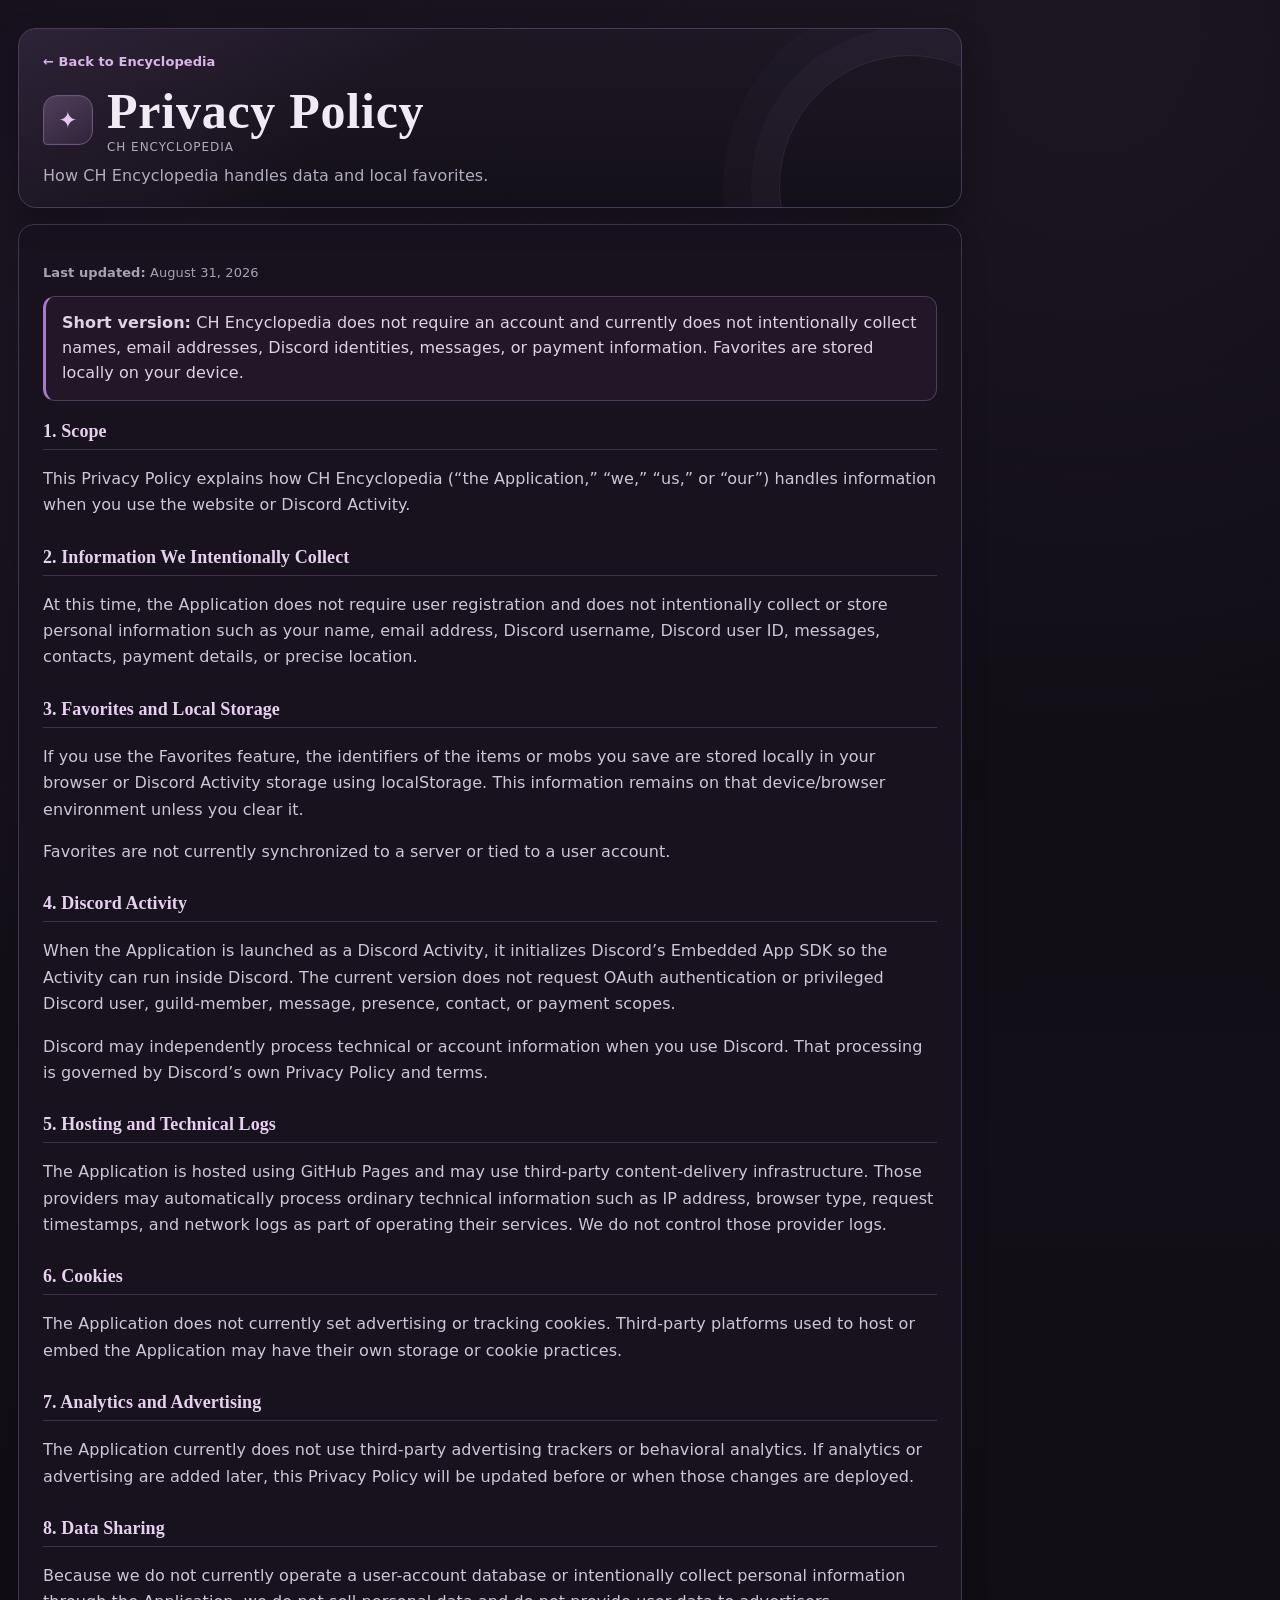
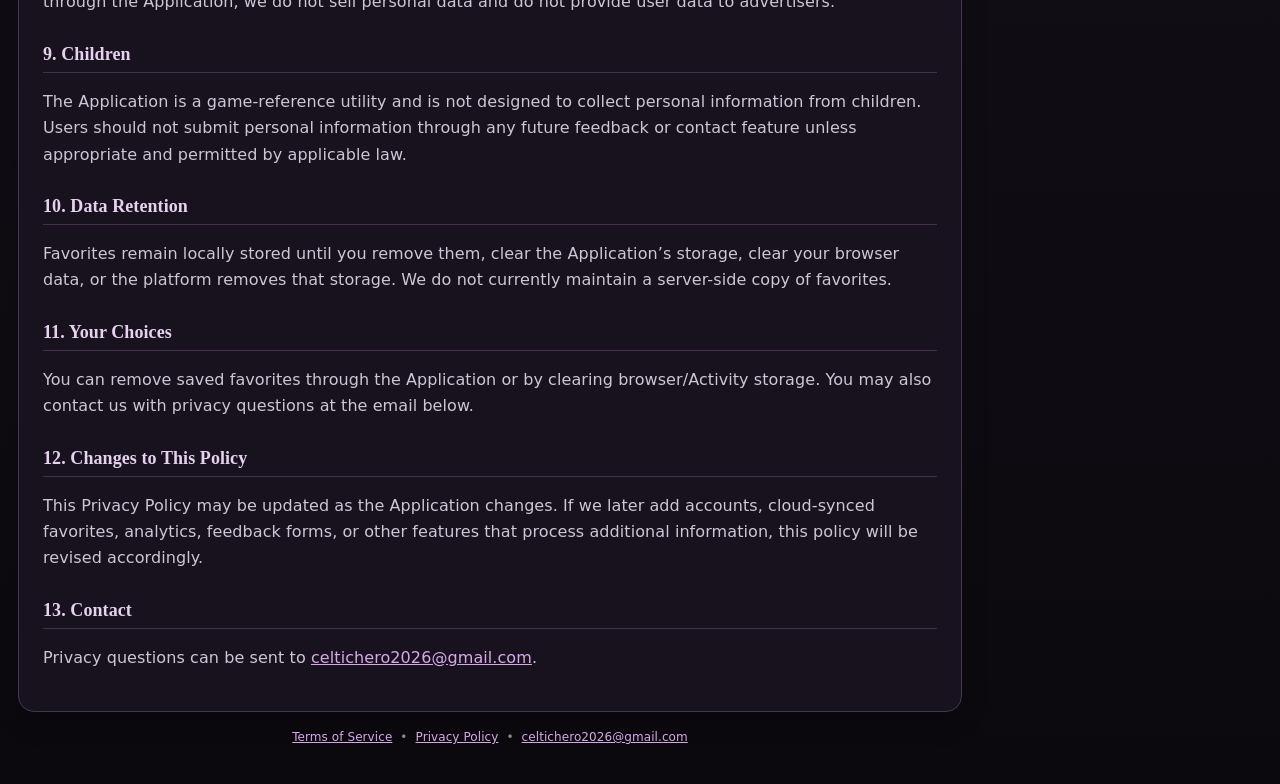
<file: privacy.html>
<!doctype html>
<html lang="en">
<head>
  <meta charset="utf-8">
  <meta name="viewport" content="width=device-width,initial-scale=1">
  <title>Privacy Policy — CH Encyclopedia</title>
  <meta name="description" content="How CH Encyclopedia handles data and local favorites.">
  <link rel="stylesheet" href="style.css?v=1.7.2">
</head>
<body class="legal-body">
  <main class="legal-shell">
    <header class="legal-header">
      <a class="legal-back" href="./">← Back to Encyclopedia</a>
      <div class="brand-lockup legal-brand">
        <div class="brand-mark" aria-hidden="true">✦</div>
        <div>
          <h1>Privacy Policy</h1>
          <div class="legal-app-name">CH Encyclopedia</div>
        </div>
      </div>
      <p>How CH Encyclopedia handles data and local favorites.</p>
    </header>

    <article class="legal-card">
      
<p class="legal-updated"><strong>Last updated:</strong> August 31, 2026</p>

<div class="legal-notice">
  <strong>Short version:</strong>
  CH Encyclopedia does not require an account and currently does not intentionally collect names,
  email addresses, Discord identities, messages, or payment information. Favorites are stored locally on your device.
</div>

<h2>1. Scope</h2>
<p>This Privacy Policy explains how CH Encyclopedia (“the Application,” “we,” “us,” or “our”) handles information when you use the website or Discord Activity.</p>

<h2>2. Information We Intentionally Collect</h2>
<p>At this time, the Application does not require user registration and does not intentionally collect or store personal information such as your name, email address, Discord username, Discord user ID, messages, contacts, payment details, or precise location.</p>

<h2>3. Favorites and Local Storage</h2>
<p>If you use the Favorites feature, the identifiers of the items or mobs you save are stored locally in your browser or Discord Activity storage using localStorage. This information remains on that device/browser environment unless you clear it.</p>
<p>Favorites are not currently synchronized to a server or tied to a user account.</p>

<h2>4. Discord Activity</h2>
<p>When the Application is launched as a Discord Activity, it initializes Discord’s Embedded App SDK so the Activity can run inside Discord. The current version does not request OAuth authentication or privileged Discord user, guild-member, message, presence, contact, or payment scopes.</p>
<p>Discord may independently process technical or account information when you use Discord. That processing is governed by Discord’s own Privacy Policy and terms.</p>

<h2>5. Hosting and Technical Logs</h2>
<p>The Application is hosted using GitHub Pages and may use third-party content-delivery infrastructure. Those providers may automatically process ordinary technical information such as IP address, browser type, request timestamps, and network logs as part of operating their services. We do not control those provider logs.</p>

<h2>6. Cookies</h2>
<p>The Application does not currently set advertising or tracking cookies. Third-party platforms used to host or embed the Application may have their own storage or cookie practices.</p>

<h2>7. Analytics and Advertising</h2>
<p>The Application currently does not use third-party advertising trackers or behavioral analytics. If analytics or advertising are added later, this Privacy Policy will be updated before or when those changes are deployed.</p>

<h2>8. Data Sharing</h2>
<p>Because we do not currently operate a user-account database or intentionally collect personal information through the Application, we do not sell personal data and do not provide user data to advertisers.</p>

<h2>9. Children</h2>
<p>The Application is a game-reference utility and is not designed to collect personal information from children. Users should not submit personal information through any future feedback or contact feature unless appropriate and permitted by applicable law.</p>

<h2>10. Data Retention</h2>
<p>Favorites remain locally stored until you remove them, clear the Application’s storage, clear your browser data, or the platform removes that storage. We do not currently maintain a server-side copy of favorites.</p>

<h2>11. Your Choices</h2>
<p>You can remove saved favorites through the Application or by clearing browser/Activity storage. You may also contact us with privacy questions at the email below.</p>

<h2>12. Changes to This Policy</h2>
<p>This Privacy Policy may be updated as the Application changes. If we later add accounts, cloud-synced favorites, analytics, feedback forms, or other features that process additional information, this policy will be revised accordingly.</p>

<h2>13. Contact</h2>
<p>Privacy questions can be sent to <a href="mailto:celtichero2026@gmail.com">celtichero2026@gmail.com</a>.</p>

    </article>

    <footer class="legal-footer">
      <a href="terms.html">Terms of Service</a>
      <span>•</span>
      <a href="privacy.html">Privacy Policy</a>
      <span>•</span>
      <a href="mailto:celtichero2026@gmail.com">celtichero2026@gmail.com</a>
    </footer>
  </main>
</body>
</html>
</file>
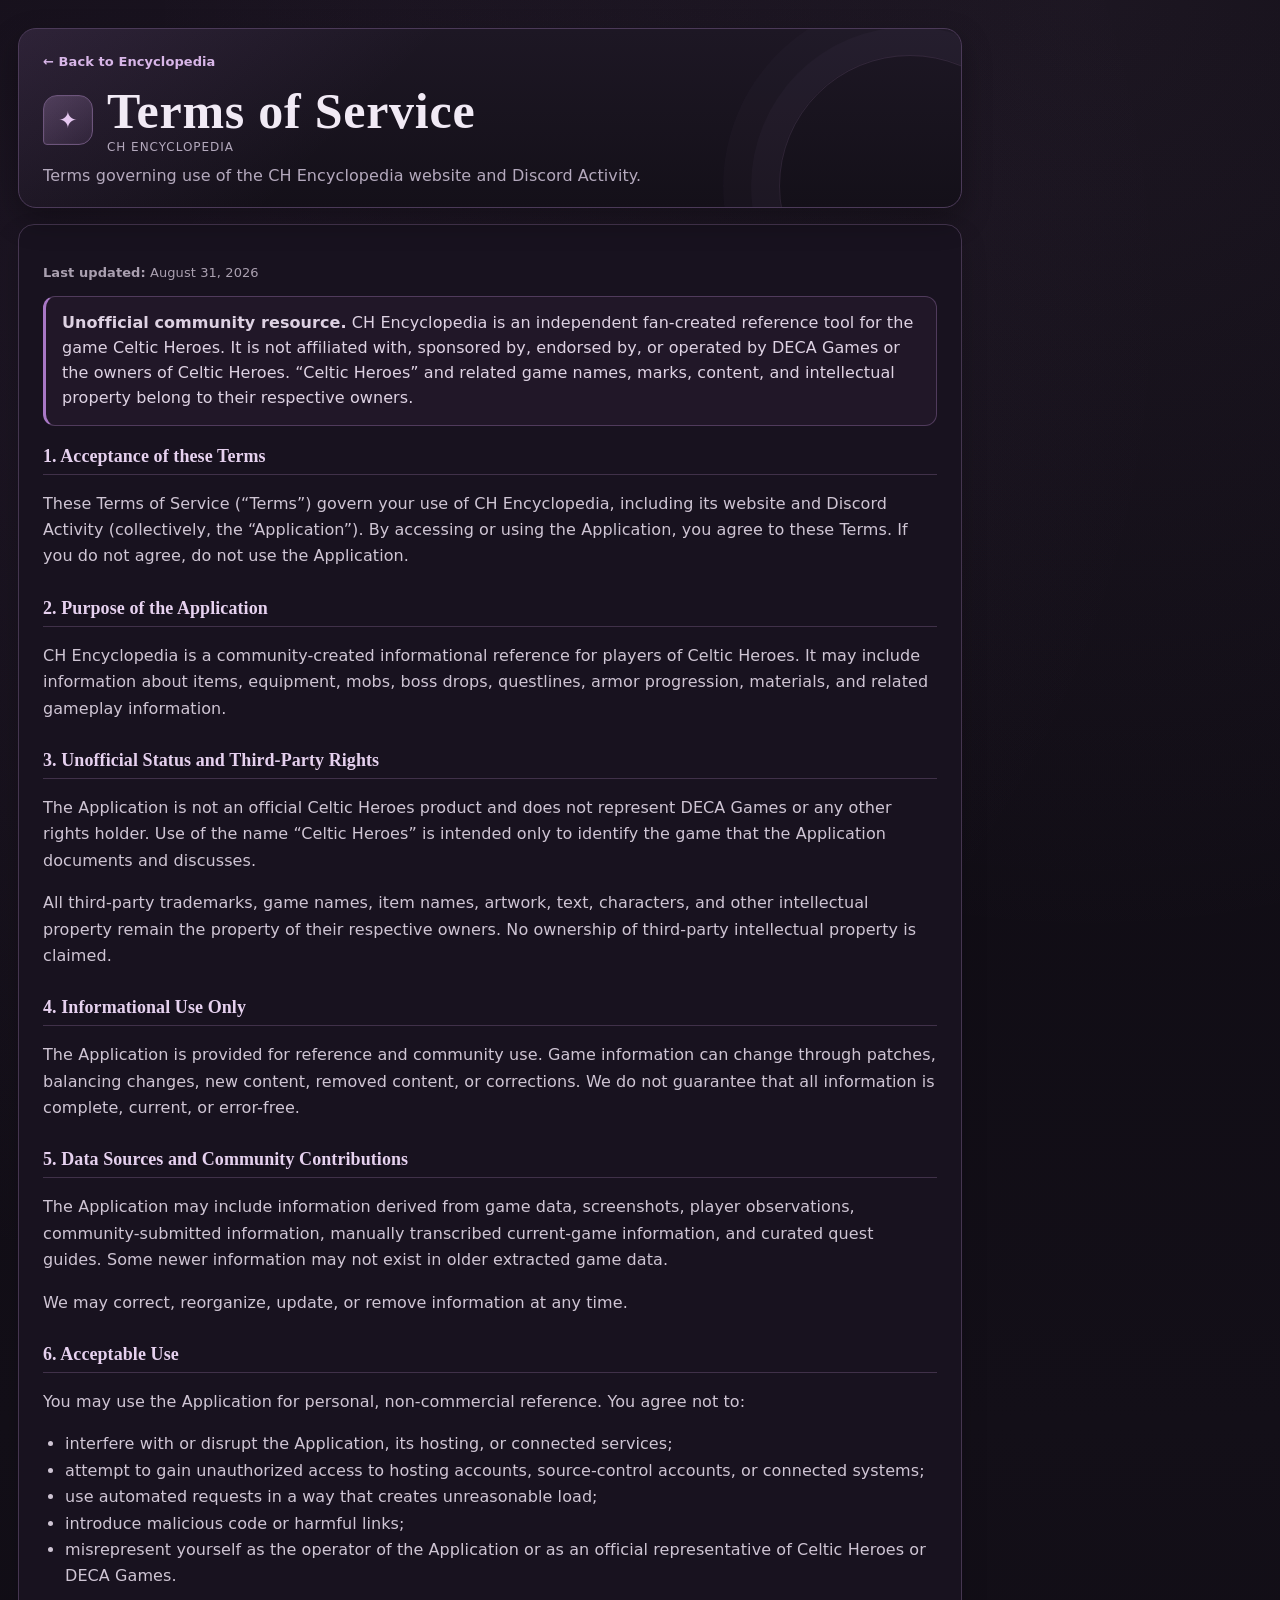
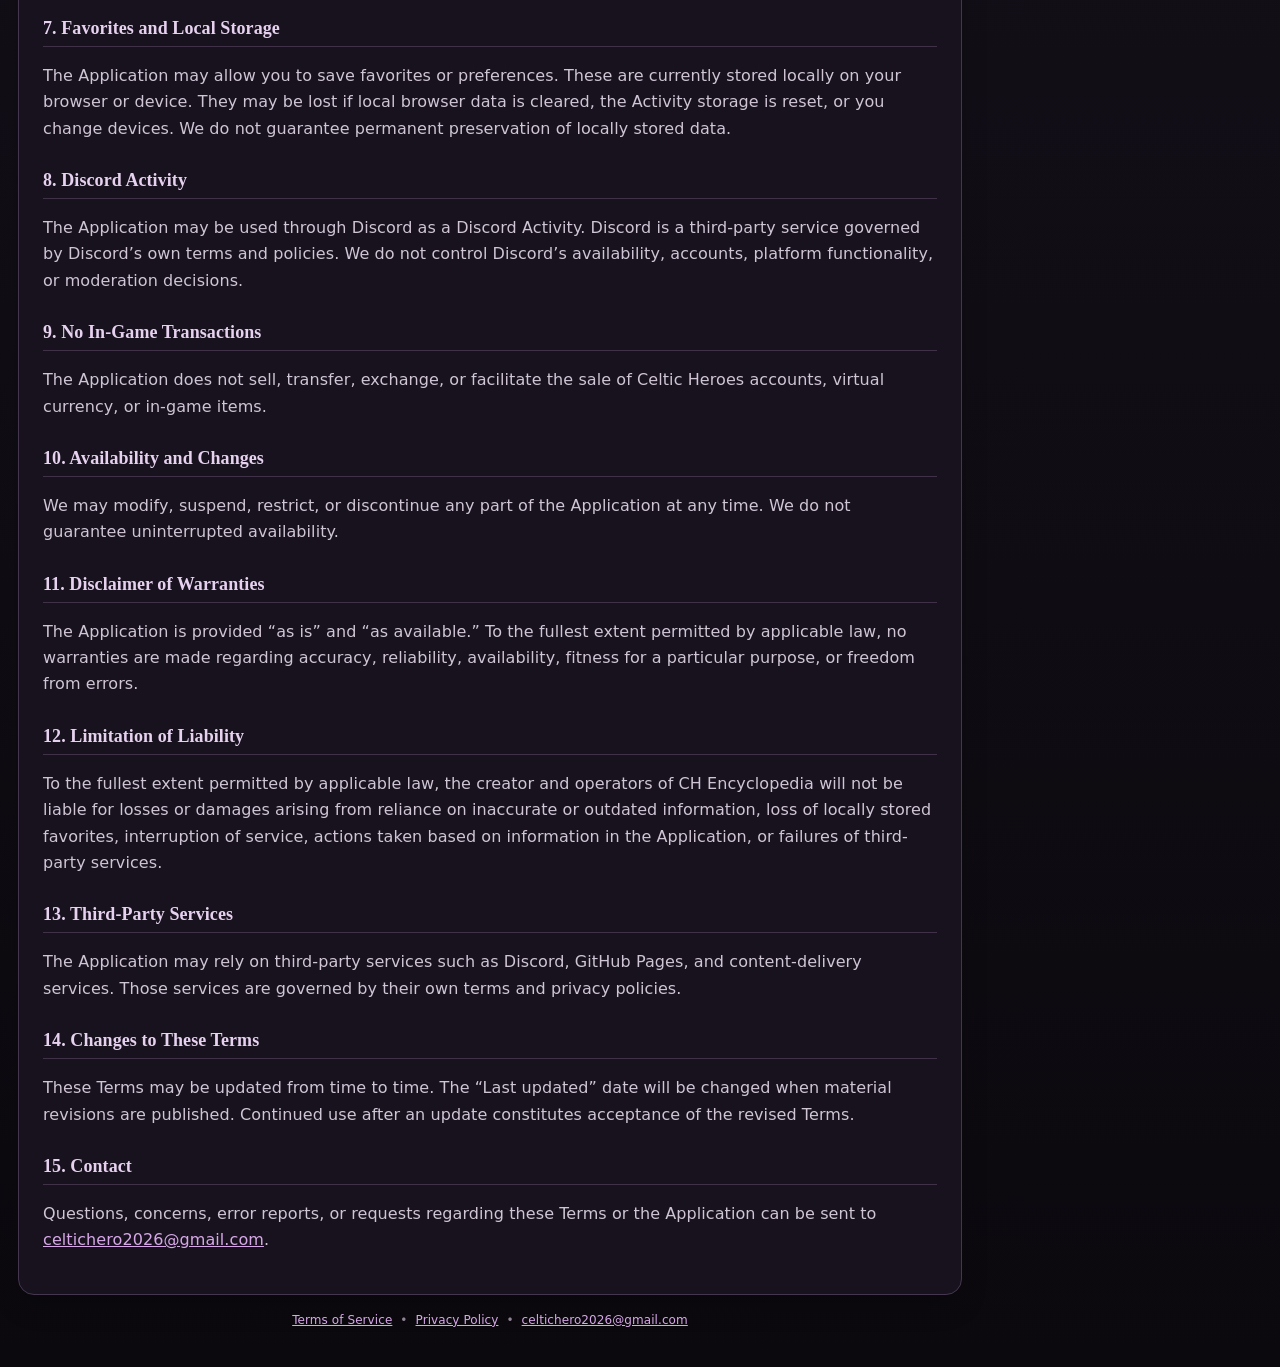
<file: terms.html>
<!doctype html>
<html lang="en">
<head>
  <meta charset="utf-8">
  <meta name="viewport" content="width=device-width,initial-scale=1">
  <title>Terms of Service — CH Encyclopedia</title>
  <meta name="description" content="Terms governing use of the CH Encyclopedia website and Discord Activity.">
  <link rel="stylesheet" href="style.css?v=1.7.2">
</head>
<body class="legal-body">
  <main class="legal-shell">
    <header class="legal-header">
      <a class="legal-back" href="./">← Back to Encyclopedia</a>
      <div class="brand-lockup legal-brand">
        <div class="brand-mark" aria-hidden="true">✦</div>
        <div>
          <h1>Terms of Service</h1>
          <div class="legal-app-name">CH Encyclopedia</div>
        </div>
      </div>
      <p>Terms governing use of the CH Encyclopedia website and Discord Activity.</p>
    </header>

    <article class="legal-card">
      
<p class="legal-updated"><strong>Last updated:</strong> August 31, 2026</p>

<div class="legal-notice">
  <strong>Unofficial community resource.</strong>
  CH Encyclopedia is an independent fan-created reference tool for the game Celtic Heroes. It is not affiliated with,
  sponsored by, endorsed by, or operated by DECA Games or the owners of Celtic Heroes.
  “Celtic Heroes” and related game names, marks, content, and intellectual property belong to their respective owners.
</div>

<h2>1. Acceptance of these Terms</h2>
<p>These Terms of Service (“Terms”) govern your use of CH Encyclopedia, including its website and Discord Activity (collectively, the “Application”). By accessing or using the Application, you agree to these Terms. If you do not agree, do not use the Application.</p>

<h2>2. Purpose of the Application</h2>
<p>CH Encyclopedia is a community-created informational reference for players of Celtic Heroes. It may include information about items, equipment, mobs, boss drops, questlines, armor progression, materials, and related gameplay information.</p>

<h2>3. Unofficial Status and Third-Party Rights</h2>
<p>The Application is not an official Celtic Heroes product and does not represent DECA Games or any other rights holder. Use of the name “Celtic Heroes” is intended only to identify the game that the Application documents and discusses.</p>
<p>All third-party trademarks, game names, item names, artwork, text, characters, and other intellectual property remain the property of their respective owners. No ownership of third-party intellectual property is claimed.</p>

<h2>4. Informational Use Only</h2>
<p>The Application is provided for reference and community use. Game information can change through patches, balancing changes, new content, removed content, or corrections. We do not guarantee that all information is complete, current, or error-free.</p>

<h2>5. Data Sources and Community Contributions</h2>
<p>The Application may include information derived from game data, screenshots, player observations, community-submitted information, manually transcribed current-game information, and curated quest guides. Some newer information may not exist in older extracted game data.</p>
<p>We may correct, reorganize, update, or remove information at any time.</p>

<h2>6. Acceptable Use</h2>
<p>You may use the Application for personal, non-commercial reference. You agree not to:</p>
<ul>
  <li>interfere with or disrupt the Application, its hosting, or connected services;</li>
  <li>attempt to gain unauthorized access to hosting accounts, source-control accounts, or connected systems;</li>
  <li>use automated requests in a way that creates unreasonable load;</li>
  <li>introduce malicious code or harmful links;</li>
  <li>misrepresent yourself as the operator of the Application or as an official representative of Celtic Heroes or DECA Games.</li>
</ul>

<h2>7. Favorites and Local Storage</h2>
<p>The Application may allow you to save favorites or preferences. These are currently stored locally on your browser or device. They may be lost if local browser data is cleared, the Activity storage is reset, or you change devices. We do not guarantee permanent preservation of locally stored data.</p>

<h2>8. Discord Activity</h2>
<p>The Application may be used through Discord as a Discord Activity. Discord is a third-party service governed by Discord’s own terms and policies. We do not control Discord’s availability, accounts, platform functionality, or moderation decisions.</p>

<h2>9. No In-Game Transactions</h2>
<p>The Application does not sell, transfer, exchange, or facilitate the sale of Celtic Heroes accounts, virtual currency, or in-game items.</p>

<h2>10. Availability and Changes</h2>
<p>We may modify, suspend, restrict, or discontinue any part of the Application at any time. We do not guarantee uninterrupted availability.</p>

<h2>11. Disclaimer of Warranties</h2>
<p>The Application is provided “as is” and “as available.” To the fullest extent permitted by applicable law, no warranties are made regarding accuracy, reliability, availability, fitness for a particular purpose, or freedom from errors.</p>

<h2>12. Limitation of Liability</h2>
<p>To the fullest extent permitted by applicable law, the creator and operators of CH Encyclopedia will not be liable for losses or damages arising from reliance on inaccurate or outdated information, loss of locally stored favorites, interruption of service, actions taken based on information in the Application, or failures of third-party services.</p>

<h2>13. Third-Party Services</h2>
<p>The Application may rely on third-party services such as Discord, GitHub Pages, and content-delivery services. Those services are governed by their own terms and privacy policies.</p>

<h2>14. Changes to These Terms</h2>
<p>These Terms may be updated from time to time. The “Last updated” date will be changed when material revisions are published. Continued use after an update constitutes acceptance of the revised Terms.</p>

<h2>15. Contact</h2>
<p>Questions, concerns, error reports, or requests regarding these Terms or the Application can be sent to <a href="mailto:celtichero2026@gmail.com">celtichero2026@gmail.com</a>.</p>

    </article>

    <footer class="legal-footer">
      <a href="terms.html">Terms of Service</a>
      <span>•</span>
      <a href="privacy.html">Privacy Policy</a>
      <span>•</span>
      <a href="mailto:celtichero2026@gmail.com">celtichero2026@gmail.com</a>
    </footer>
  </main>
</body>
</html>
</file>
<file: style.css>
*{box-sizing:border-box}
:root{--bg:#0b1119;--panel:#121b27;--panel2:#182435;--border:#26364a;--text:#eef5ff;--muted:#94a6bd;--accent:#38d9c5;--accent2:#8ff3e4;--item:#9dc1ff;--mob:#ffd08a}
body{margin:0;background:linear-gradient(180deg,#08111c 0,#0b1119 340px);color:var(--text);font-family:Inter,ui-sans-serif,system-ui,-apple-system,"Segoe UI",sans-serif}
.app{width:min(1240px,calc(100% - 28px));margin:24px auto 50px}.topbar{display:flex;align-items:flex-end;justify-content:space-between;gap:20px;margin-bottom:18px}
.eyebrow{margin:0 0 4px;color:var(--accent);font-size:12px;font-weight:800;letter-spacing:.15em;text-transform:uppercase}h1{font-size:clamp(30px,5vw,50px);margin:0;line-height:1}h2{margin:0;font-size:18px}.subtitle,.muted{color:var(--muted)}.subtitle{margin:9px 0 0}.dataset-stat{color:var(--muted);font-size:13px;text-align:right}
.search-panel,.results-panel,.detail-panel{background:rgba(18,27,39,.94);border:1px solid var(--border);border-radius:16px}.search-panel{padding:16px;margin-bottom:14px}
.filter-grid{display:grid;grid-template-columns:minmax(250px,2fr) repeat(6,minmax(115px,1fr));gap:10px}label{display:grid;gap:6px;color:var(--muted);font-size:12px}input,select{width:100%;min-height:44px;padding:10px 12px;background:#0e1723;border:1px solid var(--border);border-radius:10px;color:var(--text);font:inherit}input:focus,select:focus,button:focus{outline:2px solid var(--accent);outline-offset:2px}
.filter-foot{display:flex;justify-content:space-between;gap:10px;align-items:center;margin-top:12px}.chips{display:flex;flex-wrap:wrap;gap:8px}.chip,.clear-btn{border:1px solid var(--border);background:var(--panel2);color:var(--text);border-radius:999px;padding:7px 11px;cursor:pointer}.clear-btn{border-radius:9px;background:transparent}.chip:hover,.clear-btn:hover{border-color:var(--accent)}
.layout{display:grid;grid-template-columns:minmax(350px,.86fr) minmax(470px,1.14fr);gap:14px;align-items:start}.results-panel,.detail-panel{min-height:520px}.results-head{display:flex;justify-content:space-between;align-items:center;padding:16px 16px 10px;border-bottom:1px solid var(--border)}.results{padding:8px;max-height:760px;overflow:auto}
.result{width:100%;text-align:left;border:0;background:transparent;color:var(--text);padding:12px;border-radius:10px;cursor:pointer;display:grid;gap:4px}.result:hover,.result.active{background:var(--panel2)}.result-top{display:flex;justify-content:space-between;gap:12px;align-items:center}.result-name{font-weight:750}.badge{font-size:11px;padding:3px 7px;border-radius:999px;border:1px solid var(--border);white-space:nowrap}.badge.item{color:var(--item)}.badge.mob{color:var(--mob)}.badge.rarity{color:var(--accent2)}.result-sub{font-size:12px;color:var(--muted);overflow:hidden;text-overflow:ellipsis;white-space:nowrap}
.detail-panel{padding:18px;position:sticky;top:12px}.empty-detail{text-align:center;color:var(--muted);padding:100px 20px}.empty-icon{font-size:48px;color:var(--accent)}.detail-kicker{font-size:12px;text-transform:uppercase;letter-spacing:.12em;color:var(--accent);font-weight:800}.detail-title{font-size:28px;margin:4px 0 8px;line-height:1.1}.meta{display:flex;flex-wrap:wrap;gap:8px;margin:10px 0 16px}.meta span{font-size:12px;background:#0e1723;border:1px solid var(--border);border-radius:8px;padding:6px 8px}.description{color:#cad6e5;line-height:1.5;margin:0 0 18px}.section-title{font-size:13px;text-transform:uppercase;letter-spacing:.1em;color:var(--muted);margin:18px 0 8px}
.stat-group-title{font-size:12px;font-weight:800;color:#c7d4e4;margin:12px 0 6px}.stat-grid{display:grid;grid-template-columns:repeat(2,minmax(0,1fr));gap:7px}.stat-row{display:flex;justify-content:space-between;gap:12px;align-items:center;background:#0e1723;border:1px solid var(--border);border-radius:9px;padding:9px 10px;font-size:13px}.stat-row span{color:#c7d4e4}.stat-row strong{color:var(--accent2);font-variant-numeric:tabular-nums}.stat-row.skill strong{color:var(--mob)}
.link-list{display:grid;gap:7px}.link-btn{width:100%;text-align:left;background:#0e1723;color:var(--text);border:1px solid var(--border);border-radius:10px;padding:10px 12px;cursor:pointer}.link-btn:hover{border-color:var(--accent)}.link-main{display:flex;justify-content:space-between;gap:12px;font-weight:650}.link-sub{font-size:11px;color:var(--muted);margin-top:3px}.notice{font-size:12px;color:var(--muted);background:#0e1723;border:1px solid var(--border);padding:10px;border-radius:10px;margin-top:14px}
.loot-group{margin-top:15px}.loot-group-head{display:flex;justify-content:space-between;align-items:center;padding:8px 2px;color:#cbd7e6;font-weight:800}.loot-group-count{font-size:11px;color:var(--muted);font-weight:500}.related{display:grid;gap:7px}
@media(max-width:1050px){.filter-grid{grid-template-columns:repeat(3,1fr)}.search-box{grid-column:1/-1}}
@media(max-width:850px){.layout{grid-template-columns:1fr}.detail-panel{position:static;min-height:0}.results-panel{min-height:420px}}
@media(max-width:560px){.app{width:calc(100% - 16px);margin-top:12px}.topbar{align-items:flex-start;flex-direction:column}.dataset-stat{text-align:left}.filter-grid{grid-template-columns:1fr 1fr}.search-box{grid-column:1/-1}.filter-foot{align-items:flex-start;flex-direction:column}.stat-grid{grid-template-columns:1fr}.detail-title{font-size:24px}}
@media(max-width:390px){.filter-grid{grid-template-columns:1fr}}
.source-card{background:#0e1723;border:1px solid var(--border);border-radius:11px;padding:12px;margin-top:8px}
.source-title{font-weight:800;color:var(--accent2);margin-bottom:4px}
.quest-summary{display:grid;gap:8px}.quest-req{background:#101b29;border:1px solid var(--border);border-radius:9px;padding:10px}
.quest-req strong{color:var(--accent2)}.quest-steps{margin:7px 0 0 18px;padding:0;color:#cad6e5}.quest-steps li{margin:5px 0}

.primary-nav{display:flex;gap:8px;margin:0 0 14px}
.nav-tab{border:1px solid var(--border);background:var(--panel);color:var(--muted);padding:10px 16px;border-radius:10px;font-weight:800;cursor:pointer}
.nav-tab:hover{border-color:var(--accent);color:var(--text)}
.nav-tab.active{background:var(--panel2);color:var(--accent2);border-color:var(--accent)}
.guide-card{width:100%;text-align:left;border:0;background:transparent;color:var(--text);padding:13px;border-radius:10px;cursor:pointer}
.guide-card:hover,.guide-card.active{background:var(--panel2)}
.guide-card-title{font-weight:800;font-size:15px}
.guide-card-sub{font-size:12px;color:var(--muted);margin-top:4px}
.guide-icon{margin-right:6px}
[hidden]{display:none!important}

.acquisition-methods{display:grid;grid-template-columns:1fr 1fr;gap:8px}
.method-label{color:var(--accent2);font-weight:800}
@media(max-width:560px){.acquisition-methods{grid-template-columns:1fr}}

.set-effect-box{border:1px solid var(--border);background:var(--panel2);border-radius:10px;padding:12px;margin:8px 0}
.set-effect-title{font-weight:900;margin-bottom:8px}
.set-effect-sub{font-size:12px;color:var(--muted);margin-bottom:6px}
.effect-block{margin-top:10px;padding-top:10px;border-top:1px solid var(--border)}
.effect-name{font-weight:800;margin-bottom:4px}
.effect-pill{display:inline-block;border:1px solid var(--border);border-radius:999px;padding:5px 9px;margin:3px 4px 3px 0;font-size:12px;font-weight:800}

.set-bonus-primary{padding:12px}
.set-bonus-primary .set-effect-box{margin-bottom:0}

.inherited-effect-block{margin-top:8px}
.dochgul-class-aura{margin-top:8px}

.inline-set-bonus{margin-bottom:4px}
.inline-set-bonus .set-effect-box{margin:0}
.inline-set-bonus .section-title{display:none}


/* v1.5 polish */
.nav-count{display:inline-flex;min-width:20px;height:20px;align-items:center;justify-content:center;margin-left:5px;padding:0 6px;border-radius:999px;background:#0e1723;border:1px solid var(--border);font-size:11px}
.result-wrap{position:relative;border-radius:10px}
.result-wrap:hover,.result-wrap.active{background:var(--panel2)}
.result-wrap .result{padding-right:48px}
.result-wrap .favorite-btn.compact{position:absolute;right:8px;top:50%;transform:translateY(-50%)}
.favorite-btn{display:inline-flex;align-items:center;justify-content:center;gap:5px;min-height:36px;border:1px solid var(--border);background:#0e1723;color:var(--muted);border-radius:9px;padding:7px 10px;cursor:pointer;white-space:nowrap}
.favorite-btn:hover{border-color:var(--accent);color:var(--text)}
.favorite-btn.active{color:#ffd66b;border-color:#8f7540;background:#1a1a18}
.favorite-btn.compact{width:34px;height:34px;min-height:34px;padding:0;border-radius:9px}
.favorite-star{font-size:18px;line-height:1}
.detail-heading-row{display:flex;justify-content:space-between;align-items:flex-start;gap:14px}
.detail-heading-row .detail-title{margin-bottom:0}
.provenance{color:var(--accent2)!important}
.mini-copy{font-size:11px;margin-top:3px}
.compact-empty{padding:55px 20px}
.clear-btn:disabled{opacity:.45;cursor:not-allowed}
.app-footer{display:flex;justify-content:space-between;gap:12px;color:var(--muted);font-size:11px;padding:14px 3px 0}
@media(max-width:560px){
  .primary-nav{overflow-x:auto;padding-bottom:2px}
  .nav-tab{flex:0 0 auto}
  .detail-heading-row{align-items:flex-start}
  .detail-heading-row .favorite-btn{min-width:38px}
  .favorite-text{display:none}
  .app-footer{flex-direction:column}
}


/* =========================================================
   v1.6 — Celtic Heroes Encyclopedia visual identity
   Distinct "field codex" look: moss, bronze, parchment, runes
   ========================================================= */

:root{
  --bg:#101411;
  --bg2:#151b17;
  --panel:#18201b;
  --panel2:#1e2922;
  --panel3:#243028;
  --text:#efe9d6;
  --muted:#a9b2a7;
  --border:#34443a;
  --accent:#8ebf75;
  --accent2:#d0a95e;
  --danger:#d77b73;
  --shadow:0 12px 30px rgba(0,0,0,.28);
}

html{
  background:
    radial-gradient(circle at 15% 10%, rgba(142,191,117,.08), transparent 34%),
    radial-gradient(circle at 85% 0%, rgba(208,169,94,.07), transparent 30%),
    linear-gradient(180deg,#0d110e 0%,#111713 48%,#0c100d 100%);
}

body{
  background:transparent;
  color:var(--text);
  letter-spacing:.005em;
}

main{
  max-width:1440px;
  padding-top:18px;
}

header{
  position:relative;
  overflow:hidden;
  border:1px solid #3d5144;
  background:
    linear-gradient(135deg,rgba(142,191,117,.10),transparent 38%),
    linear-gradient(180deg,#19221c,#131914);
  box-shadow:var(--shadow);
  border-radius:18px;
  padding:22px 24px;
}

header::after{
  content:"";
  position:absolute;
  inset:auto -80px -110px auto;
  width:260px;
  height:260px;
  border:1px solid rgba(208,169,94,.10);
  border-radius:50%;
  box-shadow:
    0 0 0 28px rgba(208,169,94,.025),
    0 0 0 56px rgba(208,169,94,.018);
  pointer-events:none;
}

.brand-lockup{
  display:flex;
  align-items:center;
  gap:14px;
  position:relative;
  z-index:1;
}

.brand-mark{
  width:50px;
  height:50px;
  display:grid;
  place-items:center;
  border-radius:14px 14px 14px 4px;
  background:
    linear-gradient(145deg,rgba(208,169,94,.22),rgba(142,191,117,.09));
  border:1px solid #6e684b;
  color:#e4c67c;
  font-size:23px;
  box-shadow:inset 0 0 0 1px rgba(255,255,255,.025);
}

.brand-subtitle{
  margin-top:4px;
  color:#9fb19f;
  font-size:12px;
  letter-spacing:.11em;
  text-transform:uppercase;
}

header h1,.detail-title,.results-head h2,.section-title{
  font-family:Georgia,"Times New Roman",serif;
}

header h1{
  letter-spacing:.015em;
  margin:0;
}

.primary-nav{
  margin-top:14px;
  gap:10px;
  padding:6px;
  width:max-content;
  max-width:100%;
  background:#111713;
  border:1px solid #2d3b32;
  border-radius:14px;
  box-shadow:inset 0 0 0 1px rgba(255,255,255,.015);
}

.nav-tab{
  border:0;
  background:transparent;
  color:#9da99f;
  border-radius:10px;
  padding:10px 15px;
  font-weight:800;
  box-shadow:none;
}

.nav-tab:hover{
  background:#1b241e;
  color:#ebe4cf;
}

.nav-tab.active{
  background:linear-gradient(180deg,#2b392f,#233029);
  color:#f4edd9;
  border:1px solid #566b5d;
  box-shadow:0 5px 14px rgba(0,0,0,.18);
}

.nav-count{
  background:#121914;
  color:#d9c083;
  border-color:#4d5d51;
}

.codex-divider{
  display:flex;
  align-items:center;
  gap:10px;
  margin:14px 2px 16px;
  color:#826f45;
  opacity:.85;
}
.codex-divider span{
  height:1px;
  flex:1;
  background:linear-gradient(90deg,transparent,#465747,transparent);
}
.codex-divider b{
  font-size:9px;
  font-weight:400;
}

.search-panel,
.results-panel,
.detail-panel{
  background:
    linear-gradient(180deg,rgba(255,255,255,.014),rgba(255,255,255,0)),
    #151c17;
  border:1px solid #34453a;
  box-shadow:0 12px 26px rgba(0,0,0,.18);
}

.search-panel{
  border-radius:16px;
  padding:16px;
}

.layout{
  gap:14px;
}

.results-panel{
  border-radius:16px;
  overflow:hidden;
}

.detail-panel{
  border-radius:16px;
  position:relative;
  overflow:hidden;
}

.detail-panel::before{
  content:"";
  position:absolute;
  inset:0 auto 0 0;
  width:3px;
  background:linear-gradient(180deg,#8ebf75,#d0a95e 70%,transparent);
  opacity:.75;
}

.results-head{
  background:#121813;
  border-bottom:1px solid #314137;
  padding:14px 16px;
}

.results-head h2{
  font-size:18px;
}

.result-wrap{
  margin:7px 8px;
  border:1px solid transparent;
  border-radius:12px;
}

.result-wrap:hover{
  border-color:#384b3f;
  background:#1b251f;
}

.result-wrap.active{
  border-color:#6f8e77;
  background:
    linear-gradient(90deg,rgba(142,191,117,.09),transparent 50%),
    #1b251f;
}

.result{
  border-radius:12px;
}

.result-name{
  color:#f0ead8;
}

.result-sub{
  color:#99a69b;
}

.badge{
  border-radius:7px;
  letter-spacing:.03em;
}

.badge.item{
  background:#24362a;
  color:#a8d895;
  border-color:#47604e;
}

.badge.mob{
  background:#352a20;
  color:#dfbd7a;
  border-color:#69553b;
}

.badge.rarity{
  background:#28242f;
  color:#c7b8dc;
  border-color:#564a68;
}

.detail-kicker{
  color:#a8cb97;
  text-transform:uppercase;
  letter-spacing:.13em;
  font-size:11px;
  font-weight:900;
}

.detail-title{
  color:#f4edd8;
  font-size:28px;
  line-height:1.12;
}

.description{
  color:#c2c8bf;
  line-height:1.58;
}

.meta span{
  background:#111713;
  border-color:#344439;
  color:#b7c0b8;
}

.meta .provenance{
  color:#d2b16c!important;
  border-color:#5e553d;
}

.section-title{
  color:#e7d9b5;
  font-size:14px;
  letter-spacing:.04em;
  text-transform:none;
  margin-top:20px;
  padding-bottom:6px;
  border-bottom:1px solid #334238;
}

.source-card,
.set-effect-box,
.quest-req,
.notice,
.stat-group,
.loot-group{
  background:#131a15;
  border-color:#33443a;
  box-shadow:inset 0 0 0 1px rgba(255,255,255,.01);
}

.source-title,
.set-effect-title,
.effect-name,
.stat-group-title{
  color:#e9dfc6;
}

.set-effect-box{
  border-left:3px solid #8ebf75;
}

.effect-block{
  border-top-color:#33443a;
}

.stat-row{
  border-bottom-color:#29372f;
}

.stat-row strong{
  color:#efd187;
}

.link-btn{
  background:#151d18;
  border-color:#33443a;
  border-radius:10px;
}

.link-btn:hover,
.link-btn.active{
  background:#1f2a23;
  border-color:#6c8772;
}

.link-main span:last-child{
  color:#c9ad70;
}

.favorite-btn{
  background:#121813;
  border-color:#425348;
}

.favorite-btn.active{
  background:#2b2518;
  border-color:#8c7847;
  color:#f0d47e;
}

.chip{
  background:#18231c;
  border-color:#3a4c40;
  color:#c6d6c7;
  border-radius:999px;
}

.chip:hover{
  background:#213027;
  border-color:#6a8871;
}

input,select{
  background:#0f1511!important;
  color:#ece5d2!important;
  border-color:#36473c!important;
  border-radius:10px!important;
}

input:focus,select:focus{
  outline:none;
  border-color:#789780!important;
  box-shadow:0 0 0 3px rgba(142,191,117,.10);
}

.clear-btn{
  background:#151d18;
  border-color:#3a4b40;
  color:#b7c1b8;
}

.clear-btn:hover{
  background:#202a23;
  color:#efe8d4;
}

.app-footer{
  border-top:1px solid #29372f;
  margin-top:14px;
  padding-top:16px;
  color:#7f8c82;
}

.empty-icon{
  filter:saturate(.7);
}

@media(max-width:800px){
  header{
    padding:18px;
    border-radius:14px;
  }
  .brand-mark{
    width:44px;
    height:44px;
  }
  .detail-title{
    font-size:24px;
  }
}

@media(max-width:560px){
  main{
    padding-left:10px;
    padding-right:10px;
  }
  .brand-subtitle{
    letter-spacing:.07em;
    font-size:10px;
  }
  .primary-nav{
    width:100%;
  }
}


/* v1.6.1 — purple codex theme */
:root{
  --bg:#100d14;
  --bg2:#17121d;
  --panel:#1b1622;
  --panel2:#241b2e;
  --panel3:#2d2238;
  --text:#f1eaf5;
  --muted:#b4a9bd;
  --border:#44364f;
  --accent:#a978c6;
  --accent2:#d2a6e6;
  --danger:#d77b73;
  --shadow:0 12px 30px rgba(0,0,0,.30);
}

html{
  background:
    radial-gradient(circle at 15% 10%, rgba(169,120,198,.10), transparent 34%),
    radial-gradient(circle at 85% 0%, rgba(210,166,230,.08), transparent 30%),
    linear-gradient(180deg,#0d0a11 0%,#130f18 48%,#0b090e 100%);
}

header{
  background:
    linear-gradient(135deg,rgba(169,120,198,.12),transparent 38%),
    linear-gradient(180deg,#1d1724,#141019);
  border-color:#4b3a58;
}

header::after{
  border-color:rgba(210,166,230,.12);
  box-shadow:
    0 0 0 28px rgba(210,166,230,.028),
    0 0 0 56px rgba(210,166,230,.018);
}

.brand-mark{
  background:linear-gradient(145deg,rgba(210,166,230,.24),rgba(169,120,198,.10));
  border-color:#6d557c;
  color:#e5c7f0;
}

.primary-nav{
  background:#130f18;
  border-color:#3a2f44;
}

.nav-tab:hover{
  background:#22182a;
}

.nav-tab.active{
  background:linear-gradient(180deg,#3a2a47,#2d2137);
  border-color:#74578a;
}

.nav-count{
  background:#17111d;
  color:#dfb8f0;
  border-color:#5a4767;
}

.codex-divider{
  color:#8f6ca5;
}
.codex-divider span{
  background:linear-gradient(90deg,transparent,#564261,transparent);
}

.search-panel,
.results-panel,
.detail-panel{
  background:
    linear-gradient(180deg,rgba(255,255,255,.014),rgba(255,255,255,0)),
    #18121f;
  border-color:#453650;
}

.detail-panel::before{
  background:linear-gradient(180deg,#a978c6,#d2a6e6 70%,transparent);
}

.results-head{
  background:#15101a;
  border-bottom-color:#3d3047;
}

.result-wrap:hover{
  border-color:#4d3c59;
  background:#211828;
}

.result-wrap.active{
  border-color:#7c5b91;
  background:
    linear-gradient(90deg,rgba(169,120,198,.11),transparent 50%),
    #211828;
}

.badge.item{
  background:#2d2137;
  color:#d7b7e7;
  border-color:#604a6e;
}

.badge.mob{
  background:#33263b;
  color:#e1c2ee;
  border-color:#6a4e78;
}

.badge.rarity{
  background:#281f31;
  color:#cbb5d7;
  border-color:#5b4968;
}

.detail-kicker{
  color:#c79edd;
}

.meta span{
  background:#120e17;
  border-color:#43354d;
}

.meta .provenance{
  color:#d9b3ea!important;
  border-color:#614d6c;
}

.section-title{
  color:#e6d1ef;
  border-bottom-color:#403149;
}

.source-card,
.set-effect-box,
.quest-req,
.notice,
.stat-group,
.loot-group{
  background:#151019;
  border-color:#43344d;
}

.set-effect-box{
  border-left-color:#a978c6;
}

.effect-block{
  border-top-color:#403149;
}

.stat-row{
  border-bottom-color:#34293d;
}

.stat-row strong{
  color:#ddb7ee;
}

.link-btn{
  background:#19131f;
  border-color:#443550;
}

.link-btn:hover,
.link-btn.active{
  background:#261b2f;
  border-color:#76568b;
}

.link-main span:last-child{
  color:#d1a8e4;
}

.favorite-btn{
  background:#151019;
  border-color:#4e3c59;
}

.favorite-btn.active{
  background:#2c2034;
  border-color:#86639a;
  color:#e7c6f3;
}

.chip{
  background:#1d1524;
  border-color:#4c3b58;
  color:#d3c0dc;
}

.chip:hover{
  background:#2a1e33;
  border-color:#77588b;
}

input,select{
  background:#120e17!important;
  color:#eee7f2!important;
  border-color:#463650!important;
}

input:focus,select:focus{
  border-color:#8b68a0!important;
  box-shadow:0 0 0 3px rgba(169,120,198,.12);
}

.clear-btn{
  background:#19131f;
  border-color:#493851;
}

.clear-btn:hover{
  background:#261c2e;
}

/* remove extra empty spacing left by the deleted header description */
header p:empty,
header .brand-lockup + p:empty{
  display:none;
}


/* v1.6.2 — preserve actual class colours inside the purple theme */
.class-colour-row strong{
  font-weight:900;
  text-shadow:0 0 10px rgba(255,255,255,.04);
}

.class-colour-red{color:#ff7777!important}
.class-colour-green{color:#78d996!important}
.class-colour-yellow{color:#f3cf68!important}
.class-colour-purple{color:#c792ea!important}
.class-colour-blue{color:#7db7ff!important}


/* =========================================================
   v1.6.3 — cohesive purple override
   Force older teal/blue/green component rules into the
   current plum/lilac palette.
   ========================================================= */

:root{
  --item:#c8a7dd;
  --mob:#d8b6e8;
}

/* top navigation */
.primary-nav{
  background:#15101b!important;
  border-color:#493753!important;
}
.nav-tab{
  background:transparent!important;
  border-color:transparent!important;
  color:#b9aabd!important;
}
.nav-tab:hover{
  background:#251a2d!important;
  border-color:#5b4567!important;
  color:#f0e8f4!important;
}
.nav-tab.active{
  background:linear-gradient(180deg,#3b2948,#2d2037)!important;
  color:#f4eafa!important;
  border:1px solid #7f5b95!important;
  box-shadow:0 5px 14px rgba(0,0,0,.20)!important;
}
.nav-count{
  background:#1d1424!important;
  border-color:#5b4666!important;
  color:#deb9ee!important;
}

/* stat cards */
.stat-row{
  background:#18111f!important;
  border-color:#493755!important;
}
.stat-row span{
  color:#d7c9dd!important;
}
.stat-row strong{
  color:#dfaeea!important;
}
.stat-row.skill strong{
  color:#d7a8e8!important;
}
.stat-group-title{
  color:#eadcf0!important;
}

/* cards / requirements */
.source-card,
.quest-req,
.notice,
.stat-group,
.loot-group,
.set-effect-box{
  background:#17101d!important;
  border-color:#483653!important;
}
.quest-req{
  background:#1b1322!important;
}
.quest-req strong,
.source-title,
.set-effect-title,
.effect-name{
  color:#e5c3ef!important;
}
.quest-steps,
.description{
  color:#cfc3d5!important;
}

/* item / navigation cards */
.link-btn{
  background:#18111f!important;
  border-color:#493755!important;
}
.link-btn:hover,
.link-btn.active{
  background:#281b31!important;
  border-color:#805e93!important;
}
.link-main span:last-child{
  color:#dcb3eb!important;
}

/* filters, chips, buttons */
input,
select{
  background:#130e18!important;
  border-color:#493755!important;
  color:#f0e8f4!important;
}
input:focus,
select:focus,
button:focus{
  outline-color:#aa7dc1!important;
}
.chip,
.clear-btn{
  background:#1a1220!important;
  border-color:#493755!important;
  color:#d8cadd!important;
}
.chip:hover,
.clear-btn:hover{
  background:#281b31!important;
  border-color:#805e93!important;
}

/* favorites */
.favorite-btn{
  background:#17101d!important;
  border-color:#4d3959!important;
  color:#bcaec2!important;
}
.favorite-btn:hover{
  border-color:#8a64a0!important;
  color:#f1e9f5!important;
}
.favorite-btn.active{
  background:#31203b!important;
  border-color:#956eaa!important;
  color:#ecc9f6!important;
}

/* badges */
.badge.item{
  background:#2b2034!important;
  border-color:#60486d!important;
  color:#dcbbe9!important;
}
.badge.mob{
  background:#302138!important;
  border-color:#694d76!important;
  color:#e5c5ef!important;
}
.badge.rarity{
  background:#261c2d!important;
  border-color:#594466!important;
  color:#cdb6d8!important;
}

/* metadata pills */
.meta span{
  background:#15101b!important;
  border-color:#473550!important;
  color:#c8bccd!important;
}
.meta .provenance{
  color:#d9b4e8!important;
  border-color:#614d6c!important;
}

/* panel chrome */
.results-head{
  background:#15101a!important;
  border-bottom-color:#403049!important;
}
.result-wrap:hover{
  background:#211728!important;
  border-color:#503b5c!important;
}
.result-wrap.active{
  background:
    linear-gradient(90deg,rgba(169,120,198,.12),transparent 50%),
    #211728!important;
  border-color:#825e96!important;
}
.result-sub,
.muted{
  color:#aa9caf!important;
}

/* section dividers */
.section-title{
  color:#e4d2ec!important;
  border-bottom-color:#44324e!important;
}
.detail-panel::before{
  background:linear-gradient(180deg,#ad7bc5,#ddb0eb 72%,transparent)!important;
}
.set-effect-box{
  border-left-color:#a978c6!important;
}

/* keep intentional class colors only */
.class-colour-red{color:#ff7777!important}
.class-colour-green{color:#78d996!important}
.class-colour-yellow{color:#f3cf68!important}
.class-colour-purple{color:#c792ea!important}
.class-colour-blue{color:#7db7ff!important}


/* =========================================================
   v1.7 — Discord Activity layout
   Activated only when Discord Activity query params / proxy
   are detected by discord-activity.js.
   ========================================================= */

html.discord-activity,
html.discord-activity body{
  height:100%;
  min-height:100%;
}

html.discord-activity body{
  overflow:hidden;
}

html.discord-activity main{
  height:100dvh;
  max-height:100dvh;
  max-width:none;
  padding:10px 12px 8px;
  display:flex;
  flex-direction:column;
  overflow:hidden;
}

html.discord-activity header{
  flex:0 0 auto;
  min-height:0;
  padding:12px 16px;
  border-radius:13px;
}

html.discord-activity header .brand-lockup{
  gap:10px;
}

html.discord-activity header .brand-mark{
  width:38px;
  height:38px;
  border-radius:10px 10px 10px 3px;
  font-size:18px;
}

html.discord-activity header h1{
  font-size:clamp(24px,3vw,38px);
  line-height:.98;
}

html.discord-activity .primary-nav{
  flex:0 0 auto;
  margin:9px 0 0;
  padding:4px;
}

html.discord-activity .nav-tab{
  padding:8px 13px;
}

html.discord-activity .codex-divider{
  flex:0 0 auto;
  margin:7px 2px 9px;
}

html.discord-activity .search-panel{
  flex:0 0 auto;
  padding:11px 13px;
  border-radius:13px;
  margin-bottom:9px;
}

html.discord-activity .search-panel label{
  font-size:11px;
}

html.discord-activity .search-panel input,
html.discord-activity .search-panel select{
  min-height:36px;
  padding-top:7px;
  padding-bottom:7px;
}

html.discord-activity .chip{
  padding-top:6px;
  padding-bottom:6px;
}

html.discord-activity .layout{
  flex:1 1 auto;
  min-height:0;
  overflow:hidden;
  gap:10px;
}

html.discord-activity .results-panel,
html.discord-activity .detail-panel{
  min-height:0;
  max-height:100%;
  border-radius:13px;
}

html.discord-activity .results-panel{
  display:flex;
  flex-direction:column;
}

html.discord-activity .results-head{
  flex:0 0 auto;
  padding:10px 13px;
}

html.discord-activity .results{
  flex:1 1 auto;
  min-height:0;
  overflow-y:auto;
  overscroll-behavior:contain;
  scrollbar-width:thin;
}

html.discord-activity .detail-panel{
  overflow-y:auto;
  overscroll-behavior:contain;
  scrollbar-width:thin;
}

html.discord-activity .result-wrap{
  margin:5px 6px;
}

html.discord-activity .result{
  padding-top:9px;
  padding-bottom:9px;
}

html.discord-activity .detail-title{
  font-size:clamp(22px,2.4vw,29px);
}

html.discord-activity .section-title{
  margin-top:15px;
}

html.discord-activity .source-card,
html.discord-activity .set-effect-box,
html.discord-activity .quest-req,
html.discord-activity .notice{
  padding:10px;
}

html.discord-activity .app-footer{
  display:none;
}

/* Keep enough room above Discord's bottom activity controls. */
html.discord-activity .layout,
html.discord-activity .guides-layout,
html.discord-activity #favoritesLayout{
  padding-bottom:58px;
}

/* Smaller activity windows: prioritize the content itself. */
@media(max-height:760px){
  html.discord-activity header{
    padding:9px 13px;
  }
  html.discord-activity header .brand-mark{
    width:32px;
    height:32px;
  }
  html.discord-activity header h1{
    font-size:26px;
  }
  html.discord-activity .primary-nav{
    margin-top:6px;
  }
  html.discord-activity .codex-divider{
    margin:5px 2px 7px;
  }
  html.discord-activity .search-panel{
    padding:9px 11px;
  }
}

/* Narrow Discord pane / mobile activity */
@media(max-width:760px){
  html.discord-activity body{
    overflow:auto;
  }
  html.discord-activity main{
    height:auto;
    max-height:none;
    overflow:visible;
    padding:8px;
  }
  html.discord-activity header{
    position:relative;
  }
  html.discord-activity .layout{
    overflow:visible;
    display:block;
    padding-bottom:72px;
  }
  html.discord-activity .results-panel,
  html.discord-activity .detail-panel{
    max-height:none;
  }
  html.discord-activity .results{
    max-height:42vh;
  }
  html.discord-activity .detail-panel{
    margin-top:10px;
    overflow:visible;
  }
}

/* SDK state is intentionally unobtrusive; used for debugging only. */
html.discord-sdk-ready body::after{
  content:"";
  position:fixed;
  width:6px;
  height:6px;
  right:8px;
  top:8px;
  border-radius:50%;
  background:#b27acb;
  opacity:.35;
  pointer-events:none;
  z-index:9999;
}


/* v1.7.1 legal pages */
.legal-body{
  min-height:100vh;
  overflow:auto!important;
}
.legal-shell{
  max-width:980px;
  min-height:100vh;
  height:auto!important;
  max-height:none!important;
  overflow:visible!important;
  display:block!important;
  padding:28px 18px 40px;
}
.legal-header{
  margin-bottom:16px;
}
.legal-header p{
  margin:12px 0 0;
  color:var(--muted);
}
.legal-brand{
  margin-top:16px;
}
.legal-app-name{
  color:var(--muted);
  font-size:12px;
  letter-spacing:.08em;
  text-transform:uppercase;
  margin-top:4px;
}
.legal-back{
  display:inline-flex;
  text-decoration:none;
  color:#d8b6e8;
  font-weight:800;
  font-size:13px;
}
.legal-card{
  background:#18121f;
  border:1px solid #453650;
  border-radius:16px;
  box-shadow:0 12px 26px rgba(0,0,0,.18);
  padding:24px;
  color:var(--text);
}
.legal-card h2{
  font-family:Georgia,"Times New Roman",serif;
  color:#e6d1ef;
  font-size:18px;
  margin:28px 0 10px;
  padding-bottom:7px;
  border-bottom:1px solid #403149;
}
.legal-card h2:first-of-type{
  margin-top:20px;
}
.legal-card p,
.legal-card li{
  color:#cfc5d4;
  line-height:1.65;
}
.legal-card a,
.legal-footer a{
  color:#d7a8e8;
}
.legal-card ul{
  padding-left:22px;
}
.legal-updated{
  color:#aaa0b0!important;
  font-size:13px;
}
.legal-notice{
  background:#211728;
  border:1px solid #503b5c;
  border-left:3px solid #a978c6;
  border-radius:12px;
  padding:14px 16px;
  line-height:1.55;
  color:#ded2e3;
}
.legal-footer{
  display:flex;
  gap:8px;
  flex-wrap:wrap;
  justify-content:center;
  color:#8f8395;
  font-size:12px;
  padding:18px 4px 0;
}
.footer-legal a{
  color:inherit;
}
@media(max-width:600px){
  .legal-shell{padding:12px 10px 28px}
  .legal-card{padding:17px}
  .legal-header{padding:14px}
  .legal-card h2{font-size:17px}
}


/* =========================================================
   v1.8 — Mob Stats
   ========================================================= */
.mob-stats-page{
  flex:1 1 auto;
  min-height:0;
  display:flex;
  flex-direction:column;
}
.mob-stats-page[hidden]{display:none!important}
.mob-search-panel{flex:0 0 auto}
.mob-filter-grid{
  grid-template-columns:minmax(240px,2fr) repeat(4,minmax(120px,1fr));
}
.mob-stats-layout{
  flex:1 1 auto;
  min-height:0;
}
.mob-stat-result{
  width:calc(100% - 12px);
  margin:5px 6px;
  text-align:left;
}
.damage-resist-head,
.damage-resist-row{
  display:grid;
  grid-template-columns:minmax(100px,1fr) minmax(90px,.75fr) minmax(90px,.75fr);
  gap:10px;
  align-items:center;
}
.damage-resist-head{
  padding:0 12px 7px;
  color:var(--muted);
  font-size:11px;
  text-transform:uppercase;
  letter-spacing:.08em;
}
.damage-resist-head strong{text-align:right}
.damage-resist-grid{
  border:1px solid #453650;
  border-radius:12px;
  overflow:hidden;
}
.damage-resist-row{
  padding:9px 12px;
  border-bottom:1px solid #382c40;
}
.damage-resist-row:last-child{border-bottom:0}
.damage-resist-row span{color:#cfc5d4}
.damage-resist-row strong{text-align:right;color:#f1e6f5}
.mob-stat-note{margin-top:7px;font-size:11px}

@media(max-width:900px){
  .mob-filter-grid{grid-template-columns:repeat(2,minmax(0,1fr))}
  .mob-filter-grid .search-box{grid-column:1/-1}
}
@media(max-width:600px){
  .mob-filter-grid{grid-template-columns:1fr 1fr}
  .damage-resist-head,
  .damage-resist-row{
    grid-template-columns:1fr 84px 84px;
    gap:7px;
  }
}
html.discord-activity .mob-stats-page{
  flex:1 1 auto;
  min-height:0;
  overflow:hidden;
}
html.discord-activity .mob-stats-layout{
  flex:1 1 auto;
  min-height:0;
  overflow:hidden;
  padding-bottom:58px;
}
html.discord-activity .mob-search-panel{
  margin-bottom:9px;
}
@media(max-width:760px){
  html.discord-activity .mob-stats-page{
    overflow:visible;
  }
  html.discord-activity .mob-stats-layout{
    overflow:visible;
    display:block;
    padding-bottom:72px;
  }
}


/* =========================================================
   v1.8.6 — Condensed boss loot browser
   ========================================================= */
.boss-loot-browser{margin-top:2px}
.boss-loot-summary{
  display:flex;gap:8px 14px;align-items:baseline;flex-wrap:wrap;
  margin:0 0 10px;padding:10px 12px;border:1px solid var(--border);
  border-radius:10px;background:var(--panel2)
}
.boss-loot-controls{
  display:grid;grid-template-columns:minmax(220px,2fr) minmax(130px,1fr) minmax(130px,1fr);
  gap:9px;margin-bottom:9px
}
.boss-loot-controls label{display:grid;gap:4px}
.boss-loot-controls label>span{
  font-size:11px;color:var(--muted)
}
.boss-loot-controls input,.boss-loot-controls select{
  width:100%;min-width:0;background:var(--panel);color:var(--text);
  border:1px solid var(--border);border-radius:9px;padding:9px 10px
}
.boss-loot-actions{
  display:flex;justify-content:space-between;align-items:center;gap:10px;
  margin:0 0 9px
}
.boss-loot-actions>div{display:flex;gap:6px;flex-wrap:wrap}
.boss-loot-groups{display:grid;gap:7px}
.boss-loot-group{
  border:1px solid var(--border);border-radius:10px;background:var(--panel2);
  overflow:hidden
}
.boss-loot-group>summary{
  display:flex;justify-content:space-between;align-items:center;gap:12px;
  padding:11px 12px;cursor:pointer;font-weight:700;user-select:none;
  list-style:none
}
.boss-loot-group>summary::-webkit-details-marker{display:none}
.boss-loot-group>summary::before{
  content:"▸";font-size:11px;color:var(--muted);margin-right:2px
}
.boss-loot-group[open]>summary::before{content:"▾"}
.boss-loot-group>summary span:first-child{flex:1}
.boss-loot-group-count{
  min-width:30px;text-align:center;font-size:11px;color:var(--muted);
  border:1px solid var(--border);border-radius:999px;padding:2px 7px
}
.boss-loot-grid{
  display:grid;grid-template-columns:repeat(2,minmax(0,1fr));gap:7px;
  padding:0 9px 9px
}
.boss-loot-item{min-width:0}
.boss-loot-item[hidden],.boss-loot-group[hidden]{display:none!important}
.boss-loot-empty{margin-top:9px}

@media(max-width:760px){
  .boss-loot-controls{grid-template-columns:1fr 1fr}
  .boss-loot-search{grid-column:1/-1}
  .boss-loot-grid{grid-template-columns:1fr}
}
@media(max-width:480px){
  .boss-loot-controls{grid-template-columns:1fr}
  .boss-loot-search{grid-column:auto}
  .boss-loot-actions{align-items:flex-start;flex-direction:column}
}


/* v1.8.7 — Purple theme alignment for condensed loot browser */
.boss-loot-summary,
.boss-loot-group{
  background:var(--panel2);
}
.boss-loot-controls input,
.boss-loot-controls select{
  background:var(--panel);
  border-color:var(--border);
}
.boss-loot-controls input:focus,
.boss-loot-controls select:focus{
  border-color:var(--accent);
}
.boss-loot-group[open] > summary{
  background:var(--panel3);
}
.boss-loot-group > summary:hover{
  background:var(--panel3);
}
.boss-loot-group-count{
  background:var(--panel);
  color:var(--accent2);
}


/* v1.8.13 — Hierarchical large loot groups */
.boss-loot-subgroups,
.boss-loot-rarity-groups{
  display:grid;
  gap:7px;
  padding:0 9px 9px;
}
.boss-loot-class-group,
.boss-loot-rarity-group{
  border:1px solid var(--border);
  border-radius:9px;
  background:var(--panel);
  overflow:hidden;
}
.boss-loot-class-group > summary,
.boss-loot-rarity-group > summary{
  display:flex;
  align-items:center;
  gap:9px;
  padding:9px 10px;
  cursor:pointer;
  list-style:none;
  font-weight:650;
}
.boss-loot-class-group > summary::-webkit-details-marker,
.boss-loot-rarity-group > summary::-webkit-details-marker{display:none}
.boss-loot-class-group > summary::before,
.boss-loot-rarity-group > summary::before{
  content:"▸";
  font-size:10px;
  color:var(--muted);
}
.boss-loot-class-group[open] > summary::before,
.boss-loot-rarity-group[open] > summary::before{content:"▾"}
.boss-loot-class-group > summary:hover,
.boss-loot-rarity-group > summary:hover,
.boss-loot-class-group[open] > summary,
.boss-loot-rarity-group[open] > summary{
  background:var(--panel3);
}
.boss-loot-class-group > summary span:first-child,
.boss-loot-rarity-group > summary span:first-child{flex:1}
.boss-loot-rarity-group .boss-loot-grid{padding:0 8px 8px}


/* v1.8.15 — Raid boss tier group polish */
.boss-loot-tier-group > summary span:first-child{
  letter-spacing:.02em;
}
.boss-loot-tier-group > summary{
  font-weight:700;
}
</file>
